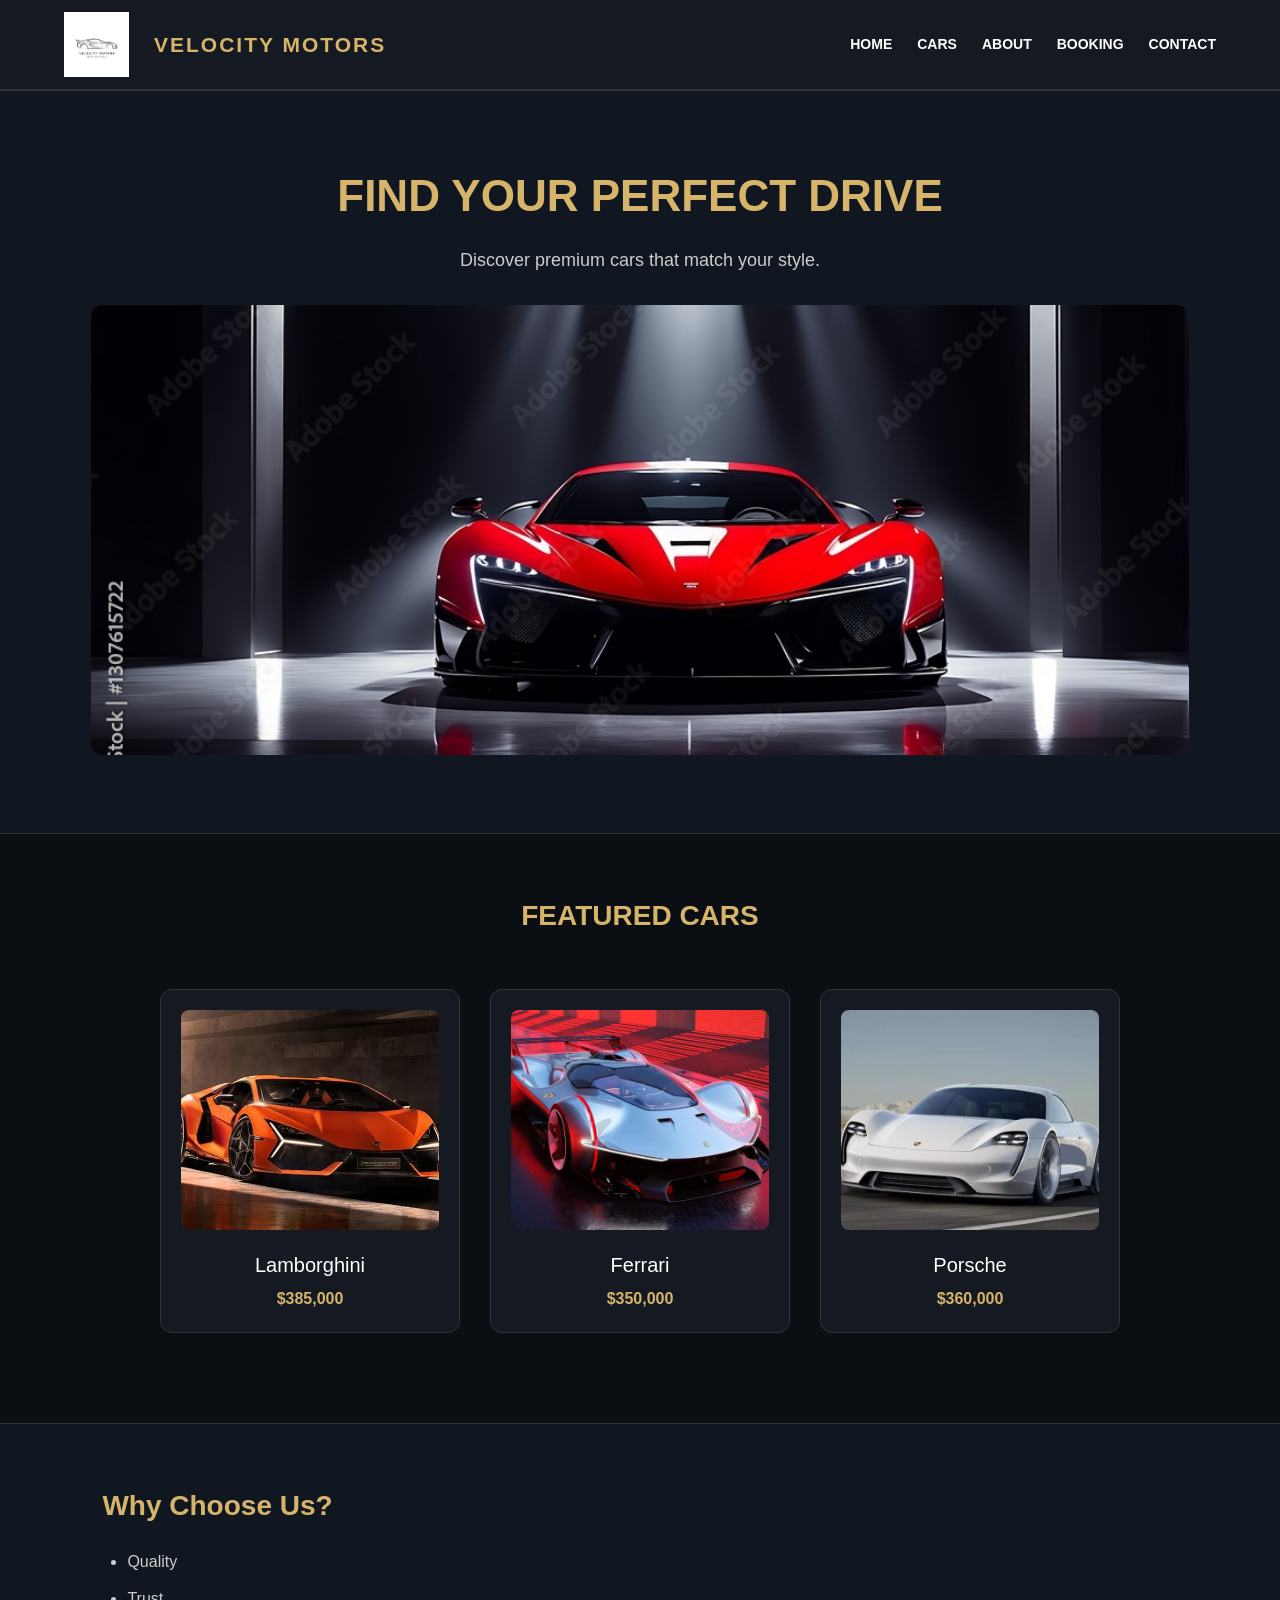
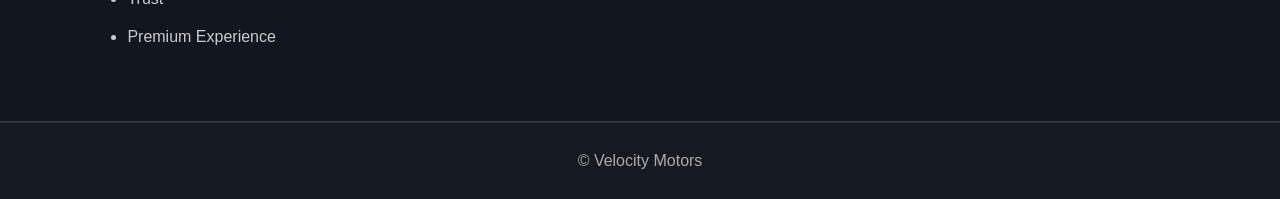
<file: index.html>
<!DOCTYPE html>
<html lang="en">
<head>
    <meta charset="UTF-8">
    <meta name="viewport" content="width=device-width, initial-scale=1.0">
    <title>Velocity Motors</title>
    <link rel="stylesheet" href="./css/style.css">
</head>
<body>
    <header class="site-header" id="top">
        <nav class="navbar">
            <div class="nav-container">
                <img class="logo" src="./images/logo.webp" alt="Velocity Motors" width="200px" height="200px">
                <h2 class="brand-name">VELOCITY MOTORS</h2>
                <a class="nav-link" href="./index.html">HOME</a>
                <a class="nav-link" href="./cars.html">CARS</a>
                <a class="nav-link" href="./about.html">ABOUT</a>
                <a class="nav-link" href="./booking.html">BOOKING</a>
                <a class="nav-link" href="./contact.html">CONTACT</a>
            </div>
        </nav>
    </header>

    <hr>
    
    <main id="main-content">

        <section class="hero" id="home-hero">
            <h1 class="hero-title">FIND YOUR PERFECT DRIVE</h1>
            <p class="hero-description">Discover premium cars that match your style.</p>
            <img class="hero-image" src="./images/showroom_img.webp" alt="Premium luxury car showroom interior featuring sports cars">
        </section>

        <hr>

        <section class="featured-cars" id="featured-cars">
            
            <h2 class="section-title">FEATURED CARS</h2>

            <div class="car-list">
                <figure class="car-card" id="lamborghini">
                    <img class="car-image" src="./images/lamborghini.webp" alt="Lamborghini"> 
                    <figcaption class="car-caption">
                        <p class="car-name">Lamborghini</p>
                        <p class="car-price">$385,000</p>
                    </figcaption>
                </figure>

                <figure class="car-card" id="ferrari">
                    <img class="car-image" src="./images/ferrari.webp" alt="Ferrari"> 
                    <figcaption class="car-caption">
                        <p class="car-name">Ferrari</p>
                        <p class="car-price">$350,000</p>
                    </figcaption>
                </figure>

                <figure class="car-card" id="porsche">
                    <img class="car-image" src="./images/porsche.webp" alt="Porsche"> 
                    <figcaption class="car-caption">
                        <p class="car-name">Porsche</p>
                        <p class="car-price">$360,000</p>
                    </figcaption>
                </figure>
            </div>

        </section>

        <hr>

        <section class="why-choose-us" id="why-choose-us">
            <h2 class="section-title">Why Choose Us?</h2>
            
            <ul class="benefit-list">
                <li>Quality</li>
                <li>Trust</li>
                <li>Premium Experience</li>
            </ul>

        </section>

    </main>
    
    <hr>

    <footer class="site-footer" id="footer">
        &copy; Velocity Motors
    </footer>

</body>
</html>
</file>
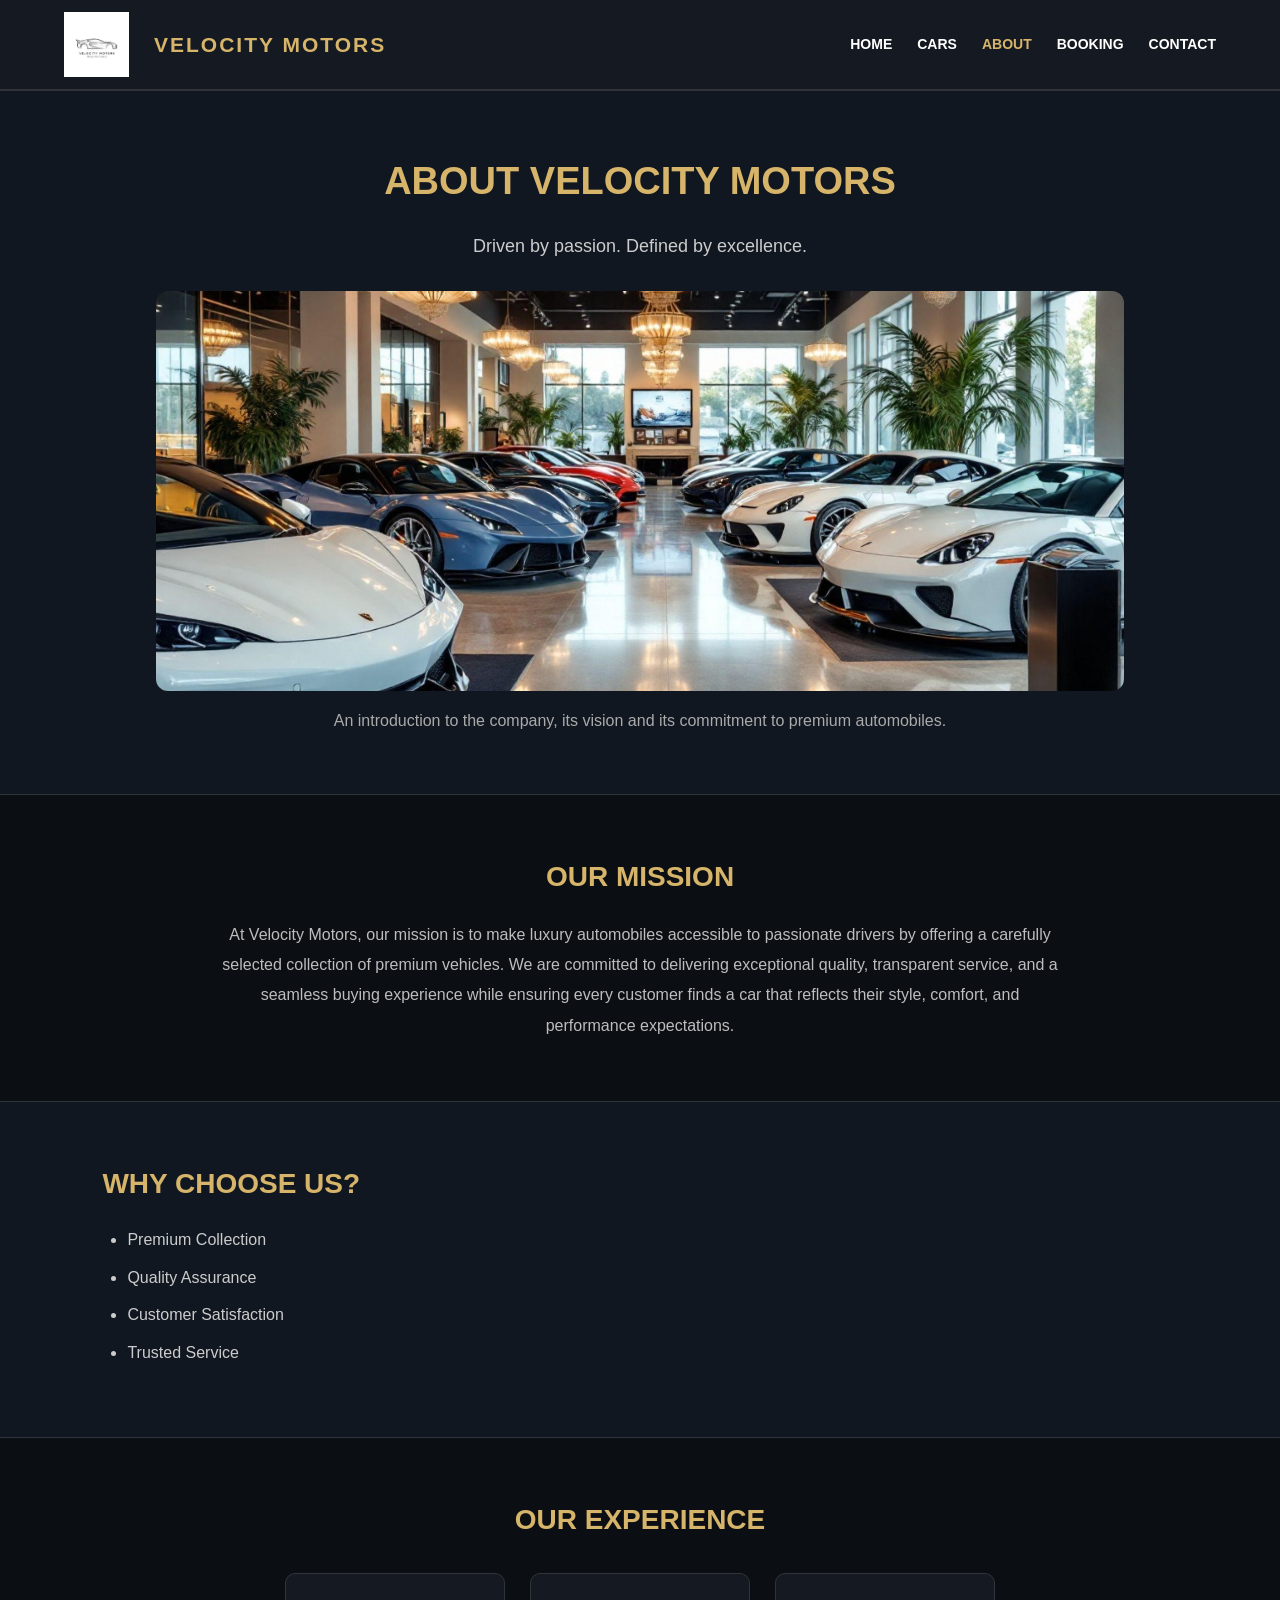
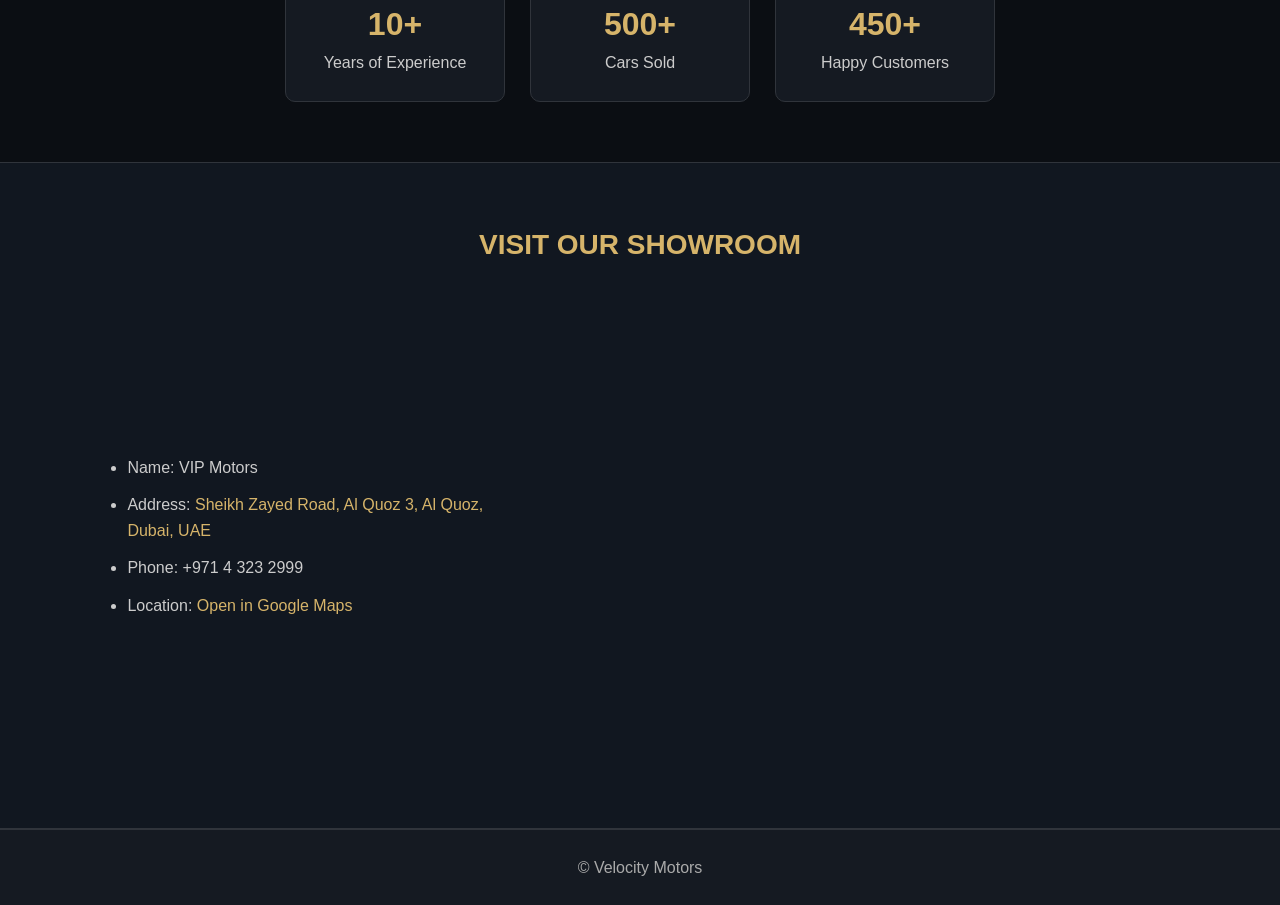
<file: about.html>
<!DOCTYPE html>
<html lang="en">
<head>
    <meta charset="UTF-8">
    <meta name="viewport" content="width=device-width, initial-scale=1.0">
    <title>About | Velocity Motors</title>
    <link rel="stylesheet" href="./css/style.css">
</head>
<body>

    <header class="site-header" id="top">
        <nav class="navbar">
            <div class="nav-container">
                <img class="logo" src="./images/logo.webp" alt="Velocity Motors" width="200" height="200">
                <h2 class="brand-name">VELOCITY MOTORS</h2>

                <a class="nav-link" href="./index.html">HOME</a>
                <a class="nav-link" href="./cars.html">CARS</a>
                <a class="nav-link active" href="./about.html">ABOUT</a>
                <a class="nav-link" href="./booking.html">BOOKING</a>
                <a class="nav-link" href="./contact.html">CONTACT</a>
            </div>
        </nav>
    </header>

    <hr>

    <main id="main-content">

        <section class="about-hero" id="about-intro">
            <h1 class="page-title">ABOUT VELOCITY MOTORS</h1>
            <p class="hero-description">Driven by passion. Defined by excellence.</p>
            <figure class="about-figure">
                <img class="about-image" src="./images/showroom2.webp" alt="Luxury automobile showroom">
                <figcaption class="image-caption">An introduction to the company, its vision and its commitment to premium automobiles.</figcaption>
            </figure>
        </section>

        <hr>

        <section class="mission-section" id="our-mission">
            <h2 class="section-title">OUR MISSION</h2>
            <p class="section-description">At Velocity Motors, our mission is to make luxury automobiles accessible to passionate drivers by offering a carefully selected collection of premium vehicles. We are committed to delivering exceptional quality, transparent service, and a seamless buying experience while ensuring every customer finds a car that reflects their style, comfort, and performance expectations.</p>
        </section>

        <hr>

        <section class="about-benefits" id="why-choose-us">
            <h2 class="section-title">WHY CHOOSE US?</h2>
            <ul class="benefit-list">
                <li>Premium Collection</li>
                <li>Quality Assurance</li>
                <li>Customer Satisfaction</li>
                <li>Trusted Service</li>
            </ul>
        </section>

        <hr>

        <section class="experience-section" id="our-experience">
            <h2 class="section-title">OUR EXPERIENCE</h2>

            <div class="experience-stats">
                <div class="stat-card">
                    <p class="stat-number">10+</p>
                    <p class="stat-label">Years of Experience</p>
                </div>

                <div class="stat-card">
                    <p class="stat-number">500+</p>
                    <p class="stat-label">Cars Sold</p>
                </div>

                <div class="stat-card">
                    <p class="stat-number">450+</p>
                    <p class="stat-label">Happy Customers</p>
                </div>
            </div>
        </section>

        <hr>

        <section class="showroom-section" id="visit-showroom">
            <h2 class="section-title">VISIT OUR SHOWROOM</h2>

            <ul class="showroom-details">
                <li>Name: VIP Motors</li>
                <li>Address:
                    <a class="location-link" href="https://www.google.com/maps/search/?api=1&query=VIP+Motors+Sheikh+Zayed+Road+Dubai"
                       target="_blank" rel="noopener noreferrer">
                        Sheikh Zayed Road, Al Quoz 3, Al Quoz, Dubai, UAE
                    </a>
                </li>
                <li>Phone: +971 4 323 2999</li>
                <li>
                    Location:
                    <a class="location-link" href="https://www.google.com/maps/search/?api=1&query=VIP+Motors+Sheikh+Zayed+Road+Dubai"
                       target="_blank" rel="noopener noreferrer">
                        Open in Google Maps
                    </a>
                </li>
            </ul>

            <iframe
                class="showroom-map"
                src="https://www.google.com/maps?q=VIP+Motors+Sheikh+Zayed+Road+Dubai&output=embed"
                width="600"
                height="450"
                style="border:0;"
                allowfullscreen
                loading="lazy">
            </iframe>

        </section>

    </main>

    <hr>

    <footer class="site-footer" id="footer">
        &copy; Velocity Motors
    </footer>

</body>
</html>
</file>
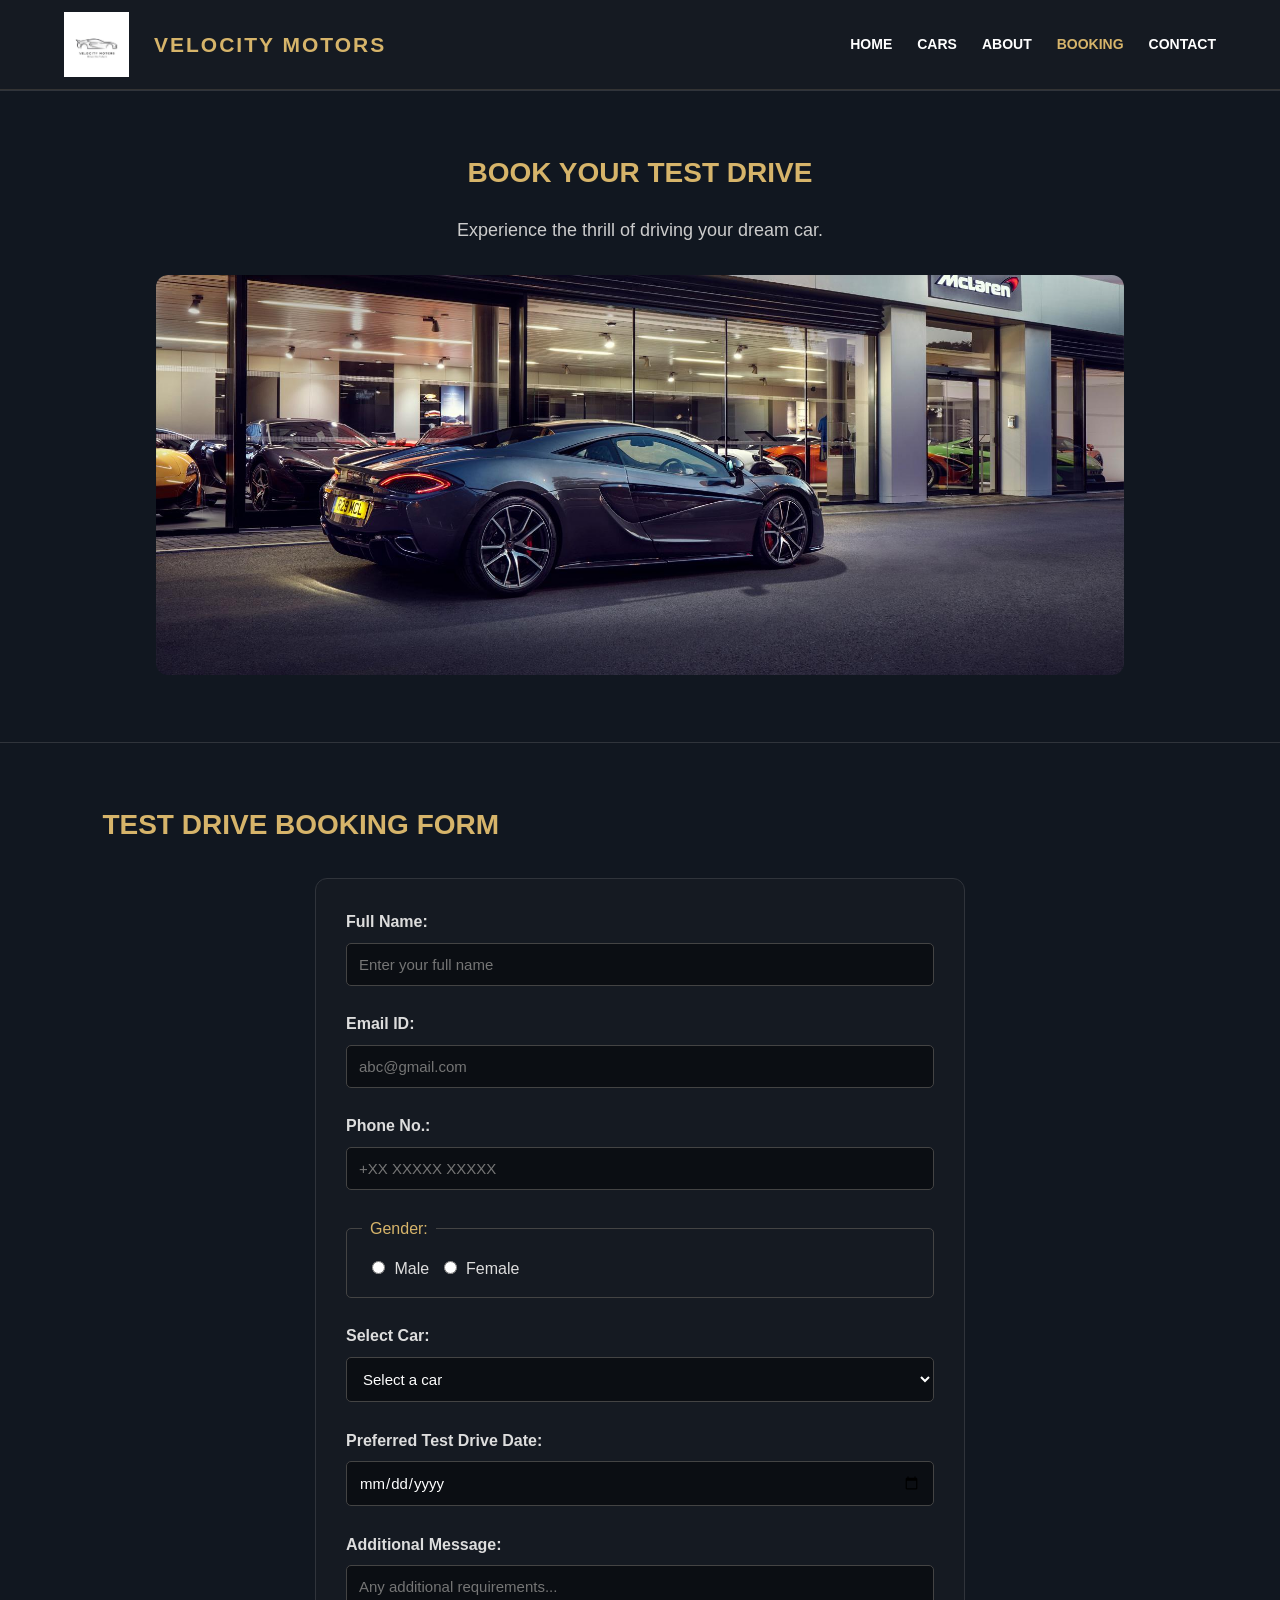
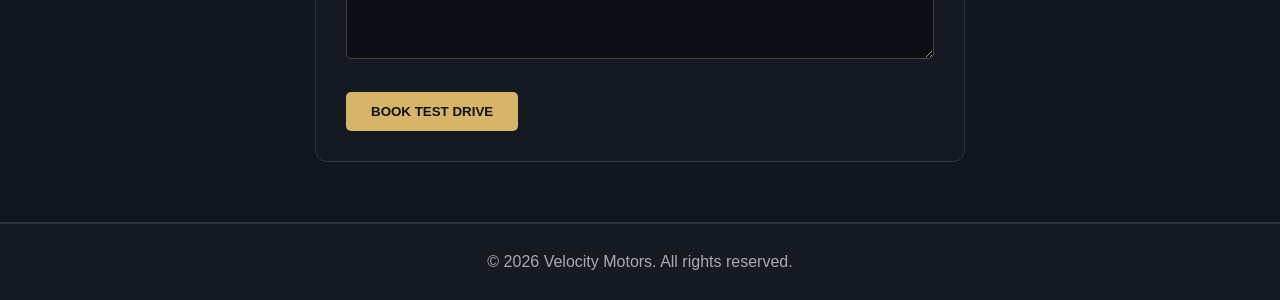
<file: booking.html>
<!DOCTYPE html>
<html lang="en">
<head>
    <meta charset="UTF-8">
    <meta name="viewport" content="width=device-width, initial-scale=1.0">
    <title>Booking | Velocity Motors</title>
    <link rel="stylesheet" href="./css/style.css">
</head>
<body>

    <header class="site-header" id="top">
        <nav class="navbar">
            <div class="nav-container">
                <img class="logo" src="./images/logo.webp" alt="Velocity Motors" width="200" height="200">
                <h2 class="brand-name">VELOCITY MOTORS</h2>

                <a class="nav-link" href="./index.html">HOME</a>
                <a class="nav-link" href="./cars.html">CARS</a>
                <a class="nav-link" href="./about.html">ABOUT</a>
                <a class="nav-link active" href="./booking.html">BOOKING</a>
                <a class="nav-link" href="./contact.html">CONTACT</a>
            </div>
        </nav>
    </header>

    <hr>

    <main id="main-content">

        <section class="booking-hero" id="booking-intro">
            <h2 class="section-title">BOOK YOUR TEST DRIVE</h2>
            <p class="hero-description">Experience the thrill of driving your dream car.</p>

            <figure class="booking-figure">
                <img class="booking-image" src="./images/test_drive.webp" alt="A car ready for a test drive">
            </figure>
        </section>

        <hr>

        <section class="booking-form-section" id="test-drive-form">
            <h2 class="section-title">TEST DRIVE BOOKING FORM</h2>

            <form class="booking-form" action="./php/booking.php" method="POST">

                <label class="form-label" for="name">Full Name:</label>
                <input
                    class="form-input"
                    type="text"
                    id="name"
                    name="fullname"
                    placeholder="Enter your full name"
                    required
                >

                <br><br>

                <label class="form-label" for="email">Email ID:</label>
                <input
                    class="form-input"
                    type="email"
                    id="email"
                    name="emailid"
                    placeholder="abc@gmail.com"
                    required
                >

                <br><br>

                <label class="form-label" for="phone">Phone No.:</label>
                <input
                    class="form-input"
                    type="tel"
                    id="phone"
                    name="phone"
                    placeholder="+XX XXXXX XXXXX"
                    required
                >

                <br><br>

                <fieldset class="gender-fieldset">
                    <legend>Gender:</legend>

                    <input type="radio" id="male" name="gender" value="male" required>
                    <label for="male">Male</label>

                    <input type="radio" id="female" name="gender" value="female">
                    <label for="female">Female</label>
                </fieldset>

                <br>

                <label class="form-label" for="car">Select Car:</label>
                <select class="form-select" id="car" name="car" required>
                    <option value="">Select a car</option>
                    <option value="Lamborghini">Lamborghini</option>
                    <option value="Ferrari">Ferrari</option>
                    <option value="Porsche">Porsche</option>
                    <option value="Range Rover Sport">Range Rover Sport</option>
                </select>

                <br><br>

                <label class="form-label" for="date">Preferred Test Drive Date:</label>
                <input class="form-input" type="date" id="date" name="date" required>

                <br><br>

                <label class="form-label" for="message">Additional Message:</label>
                <br>
                <textarea
                    class="form-textarea"
                    id="message"
                    name="message"
                    rows="4"
                    cols="40"
                    placeholder="Any additional requirements..."
                ></textarea>

                <br><br>

                <button class="submit-button" type="submit">BOOK TEST DRIVE</button>

            </form>
        </section>

    </main>

    <hr>

    <footer class="site-footer" id="footer">
        <p>&copy; 2026 Velocity Motors. All rights reserved.</p>
    </footer>

</body>
</html>
</file>
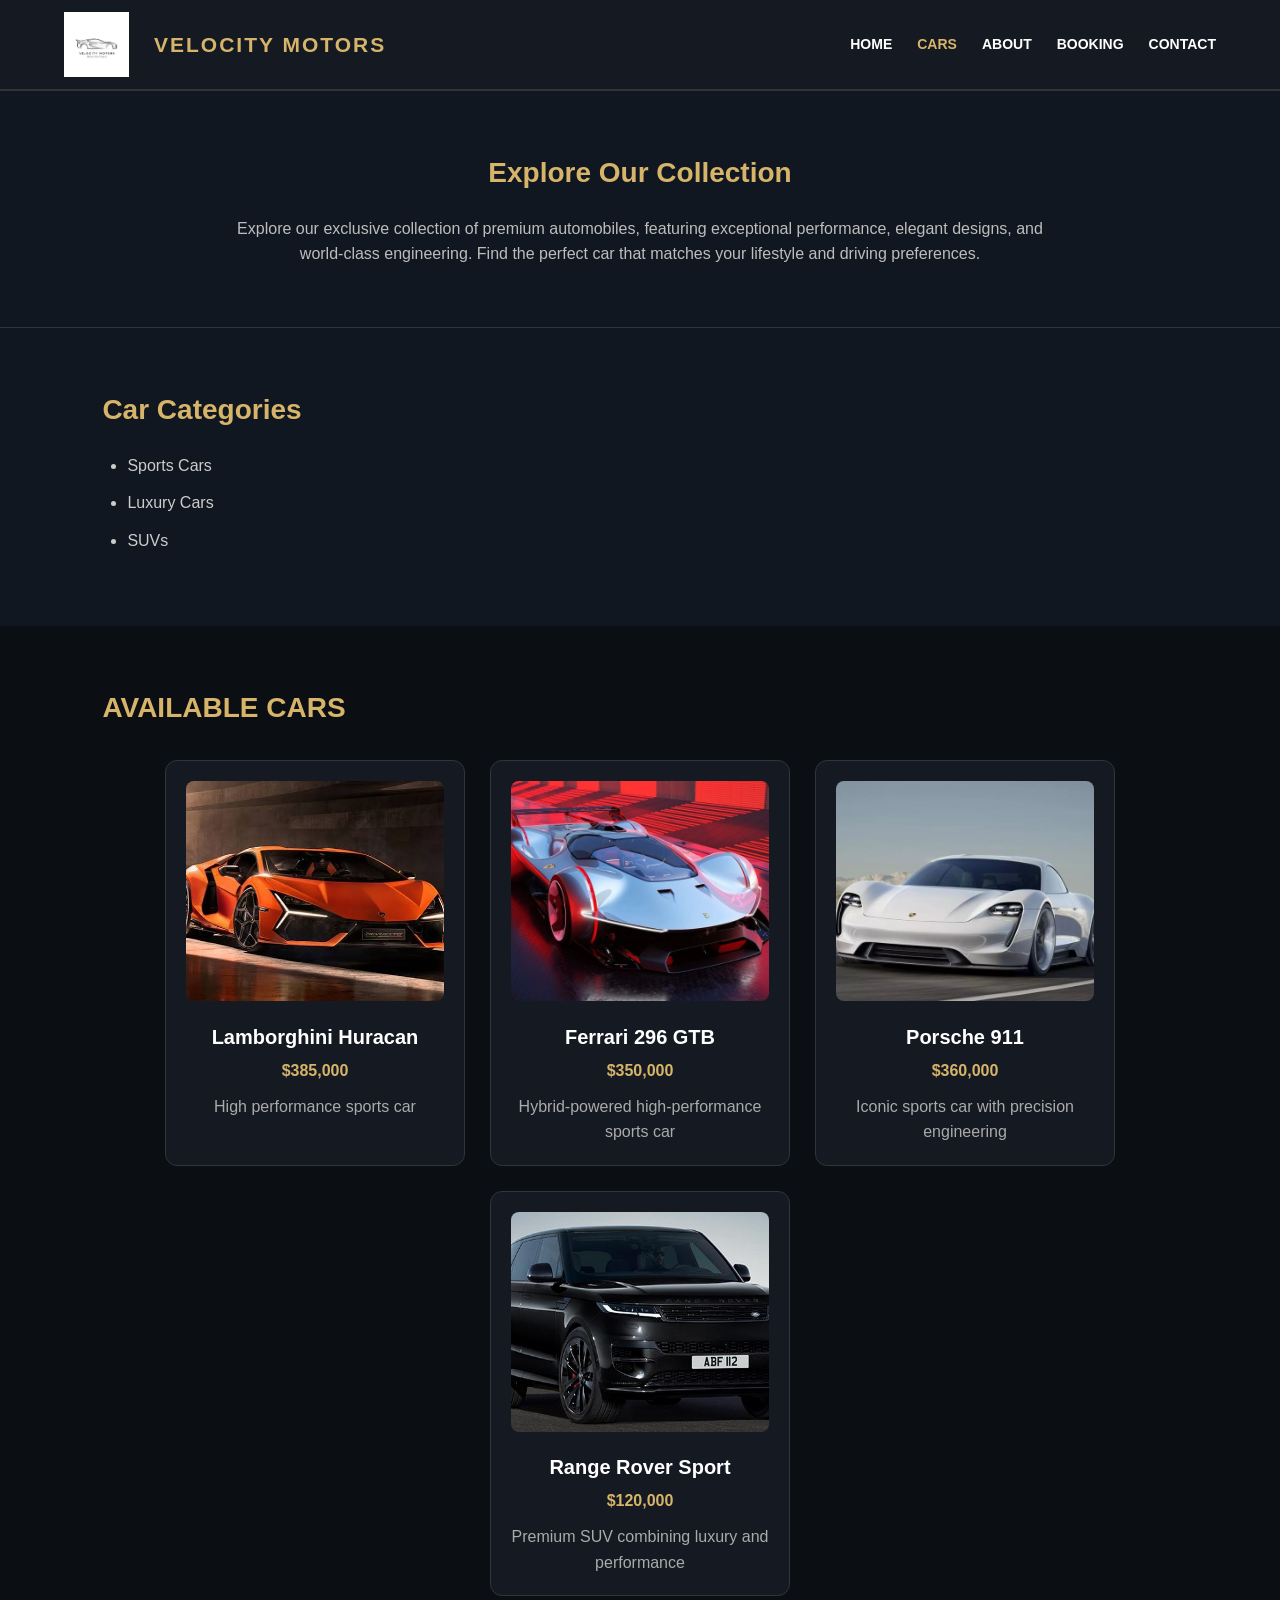
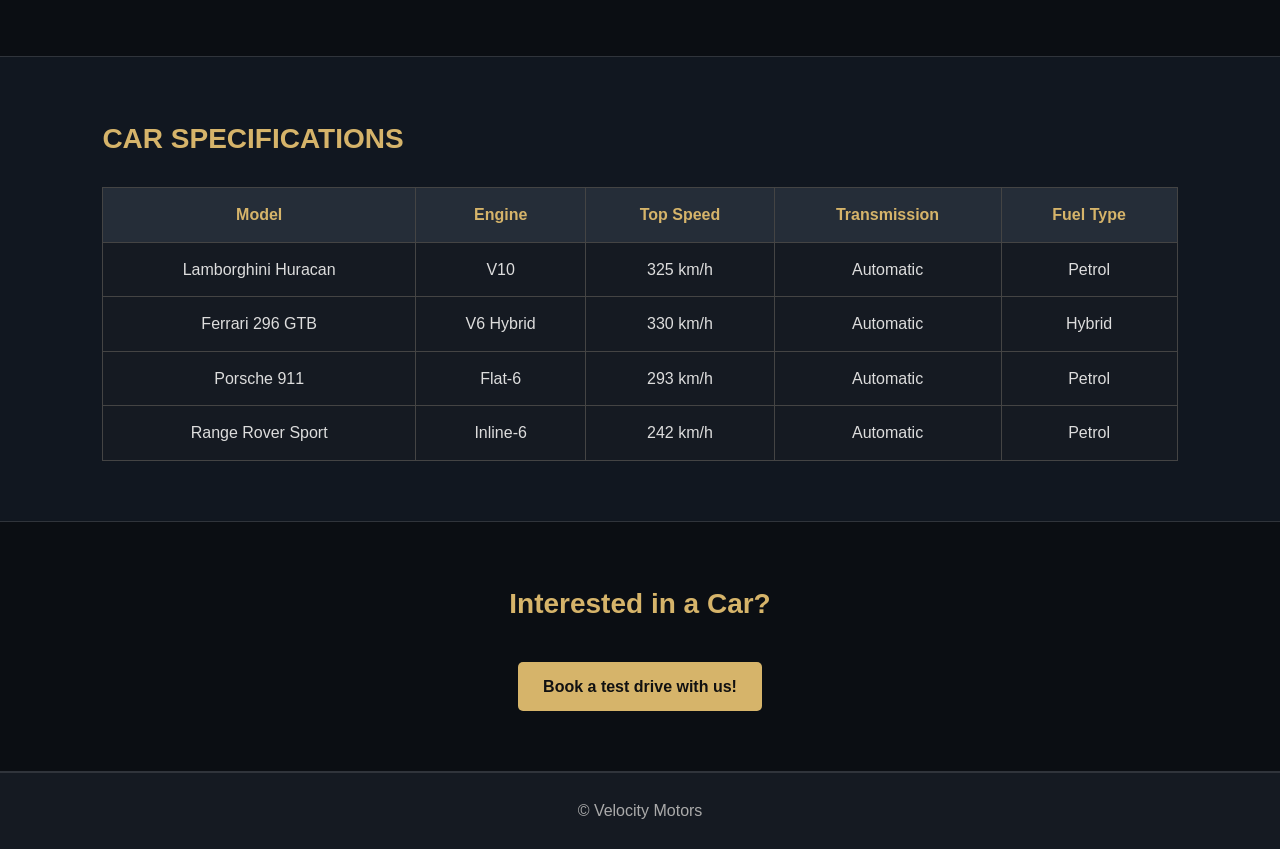
<file: cars.html>
<!DOCTYPE html>
<html lang="en">
<head>
    <meta charset="UTF-8">
    <meta name="viewport" content="width=device-width, initial-scale=1.0">
    <title>Cars | Velocity Motors</title>
    <link rel="stylesheet" href="./css/style.css">
</head>
<body>

    <header class="site-header" id="top">
        <nav class="navbar">
            <div class="nav-container">
                <img class="logo" src="./images/logo.webp" alt="Velocity Motors" width="200" height="200">
                <h2 class="brand-name">VELOCITY MOTORS</h2>

                <a class="nav-link" href="./index.html">HOME</a>
                <a class="nav-link active" href="./cars.html">CARS</a>
                <a class="nav-link" href="./about.html">ABOUT</a>
                <a class="nav-link" href="./booking.html">BOOKING</a>
                <a class="nav-link" href="./contact.html">CONTACT</a>
            </div>
        </nav>
    </header>

    <hr>

    <main id="main-content">

        <section class="page-intro" id="collection-intro">
            <h2 class="section-title">Explore Our Collection</h2>
            <p class="section-description">
                Explore our exclusive collection of premium automobiles, featuring exceptional performance, elegant designs, and world-class engineering. Find the perfect car that matches your lifestyle and driving preferences.
            </p>
        </section>

        <hr>

        <section class="car-categories" id="car-categories">
            <h2 class="section-title">Car Categories</h2>
            <ul class="category-list">
                <li>Sports Cars</li>
                <li>Luxury Cars</li>
                <li>SUVs</li>
            </ul>
        </section>

        <section class="available-cars" id="available-cars">
            <h2 class="section-title">AVAILABLE CARS</h2>

            <div class="inventory-list">
                <article class="inventory-card" id="lamborghini-huracan">
                    <img class="car-image" src="./images/lamborghini.webp" alt="Lamborghini">
                    <h3 class="car-name">Lamborghini Huracan</h3>
                    <p class="car-price">$385,000</p>
                    <p class="car-description">High performance sports car</p>
                </article>

                <article class="inventory-card" id="ferrari-296">
                    <img class="car-image" src="./images/ferrari.webp" alt="Ferrari">
                    <h3 class="car-name">Ferrari 296 GTB</h3>
                    <p class="car-price">$350,000</p>
                    <p class="car-description">Hybrid-powered high-performance sports car</p>
                </article>

                <article class="inventory-card" id="porsche-911">
                    <img class="car-image" src="./images/porsche.webp" alt="Porsche">
                    <h3 class="car-name">Porsche 911</h3>
                    <p class="car-price">$360,000</p>
                    <p class="car-description">Iconic sports car with precision engineering</p>
                </article>

                <article class="inventory-card" id="range-rover-sport">
                    <img class="car-image" src="./images/range_rover.webp" alt="Range Rover">
                    <h3 class="car-name">Range Rover Sport</h3>
                    <p class="car-price">$120,000</p>
                    <p class="car-description">Premium SUV combining luxury and performance</p>
                </article>
            </div>
        </section>

        <hr>

        <section class="specifications-section" id="car-specifications">
            <h2 class="section-title">CAR SPECIFICATIONS</h2>

            <div class="table-container">
                <table class="specifications-table" border="1">
                    <thead>
                        <tr>
                            <th>Model</th>
                            <th>Engine</th>
                            <th>Top Speed</th>
                            <th>Transmission</th>
                            <th>Fuel Type</th>
                        </tr>
                    </thead>

                    <tbody>
                        <tr>
                            <td>Lamborghini Huracan</td>
                            <td>V10</td>
                            <td>325 km/h</td>
                            <td>Automatic</td>
                            <td>Petrol</td>
                        </tr>

                        <tr>
                            <td>Ferrari 296 GTB</td>
                            <td>V6 Hybrid</td>
                            <td>330 km/h</td>
                            <td>Automatic</td>
                            <td>Hybrid</td>
                        </tr>

                        <tr>
                            <td>Porsche 911</td>
                            <td>Flat-6</td>
                            <td>293 km/h</td>
                            <td>Automatic</td>
                            <td>Petrol</td>
                        </tr>

                        <tr>
                            <td>Range Rover Sport</td>
                            <td>Inline-6</td>
                            <td>242 km/h</td>
                            <td>Automatic</td>
                            <td>Petrol</td>
                        </tr>
                    </tbody>
                </table>
            </div>
        </section>

        <hr>

        <section class="booking-cta" id="booking-cta">
            <h2 class="section-title">
                Interested in a Car?
            </h2>
            <p>
                <a class="cta-link" href="./booking.html">Book a test drive with us!</a>
            </p>
        </section>

    </main>

    <hr>

    <footer class="site-footer" id="footer">
        &copy; Velocity Motors
    </footer>

</body>
</html>
</file>
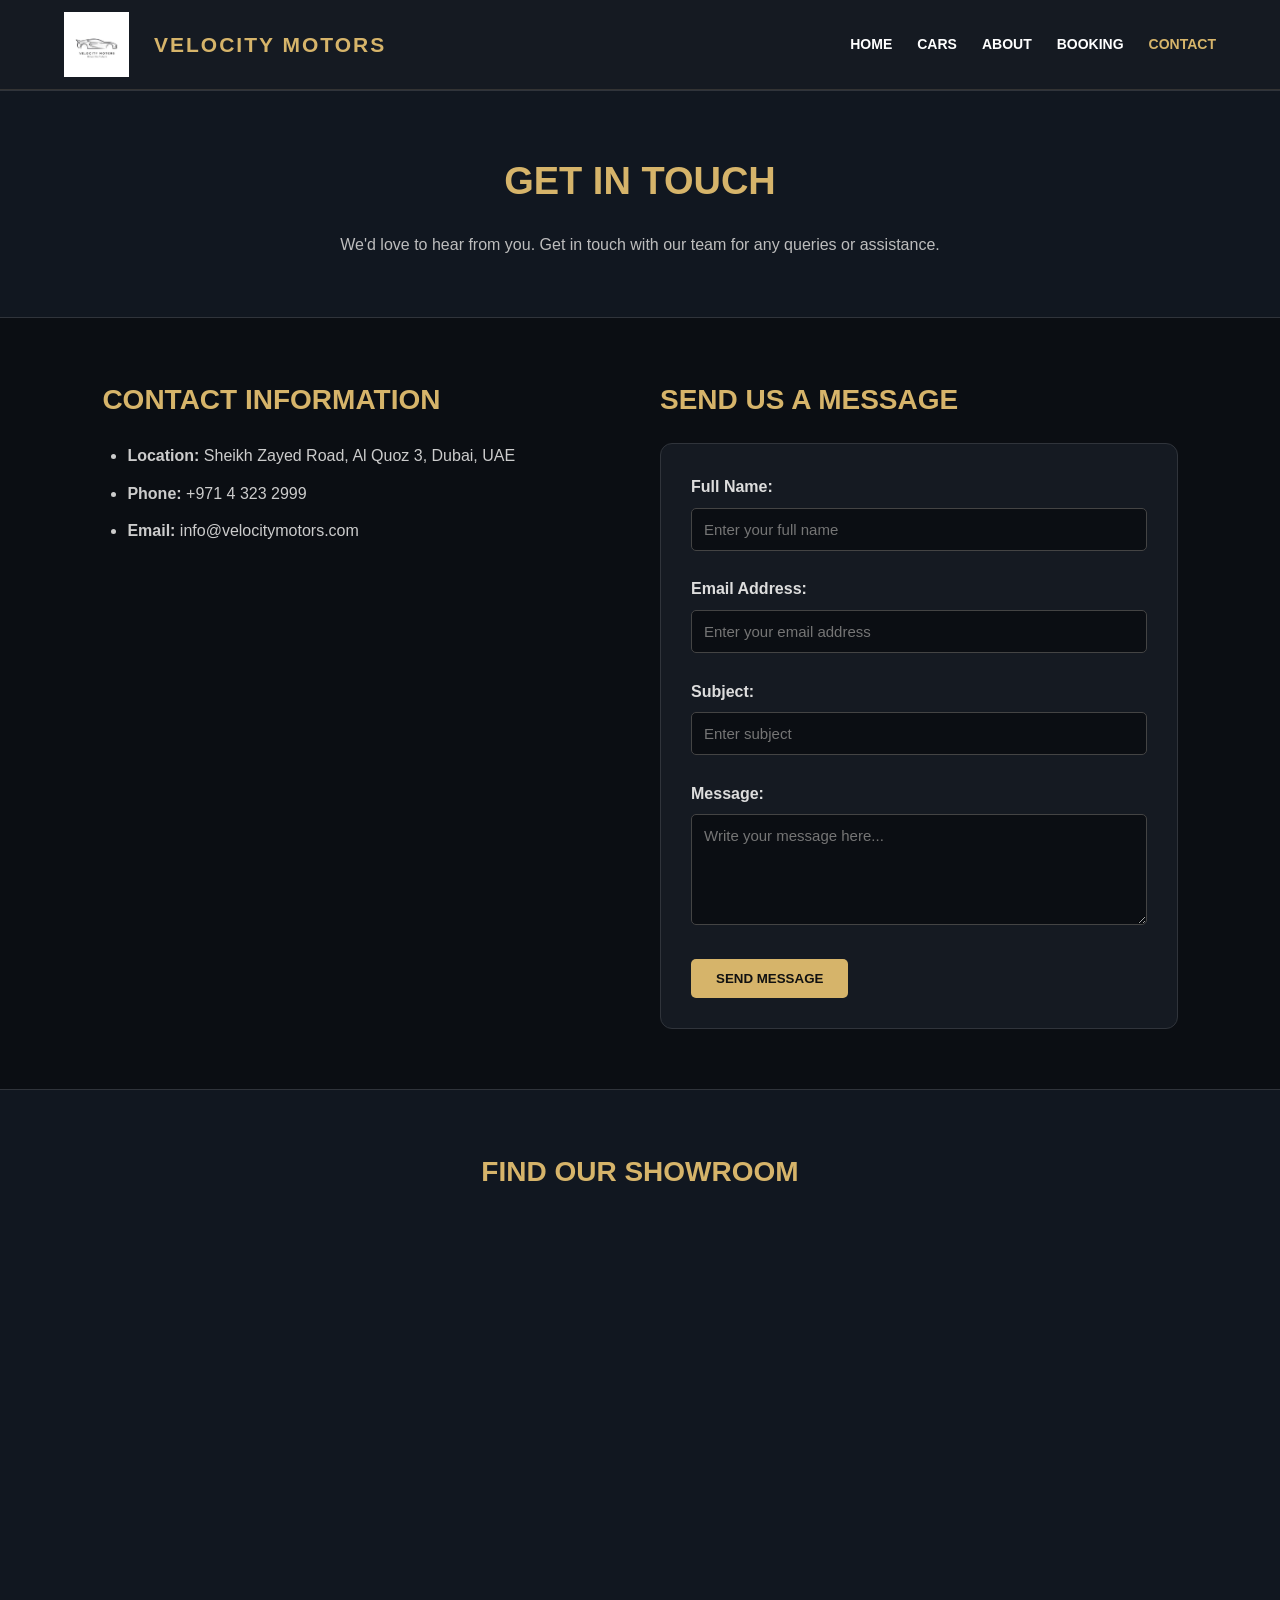
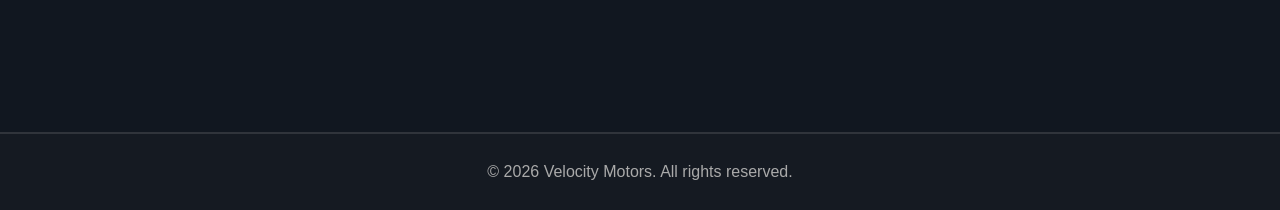
<file: contact.html>
<!DOCTYPE html>
<html lang="en">
<head>
    <meta charset="UTF-8">
    <meta name="viewport" content="width=device-width, initial-scale=1.0">
    <title>Contact | Velocity Motors</title>
    <link rel="stylesheet" href="./css/style.css">
</head>
<body>

    <header class="site-header" id="top">
        <nav class="navbar">
            <div class="nav-container">
                <img class="logo" src="./images/logo.webp" alt="Velocity Motors" width="200" height="200">
                <h2 class="brand-name">VELOCITY MOTORS</h2>

                <a class="nav-link" href="./index.html">HOME</a>
                <a class="nav-link" href="./cars.html">CARS</a>
                <a class="nav-link" href="./about.html">ABOUT</a>
                <a class="nav-link" href="./booking.html">BOOKING</a>
                <a class="nav-link active" href="./contact.html">CONTACT</a>
            </div>
        </nav>
    </header>

    <hr>

    <main id="main-content">

        <section class="contact-hero" id="contact-intro">
            <h1 class="page-title">GET IN TOUCH</h1>
            <p class="section-description">We'd love to hear from you. Get in touch with our team for any queries or assistance.</p>
        </section>

        <hr>

        <section class="contact-content" id="contact-details">

            <div class="contact-info">
                <h2 class="section-title">CONTACT INFORMATION</h2>

                <ul class="contact-list">
                    <li>
                        <strong>Location:</strong>
                        Sheikh Zayed Road, Al Quoz 3, Dubai, UAE
                    </li>

                    <li>
                        <strong>Phone:</strong>
                        +971 4 323 2999
                    </li>

                    <li>
                        <strong>Email:</strong>
                        info@velocitymotors.com
                    </li>
                </ul>
            </div>

            <div class="contact-form-container">
                <h2 class="section-title">SEND US A MESSAGE</h2>

                <form class="contact-form" action="./php/contact.php" method="POST">

                    <label class="form-label" for="name">Full Name:</label>
                    <input class="form-input" type="text" id="name" name="fullname" placeholder="Enter your full name" required>

                    <br><br>

                    <label class="form-label" for="email">Email Address:</label>
                    <input class="form-input" type="email" id="email" name="email" placeholder="Enter your email address" required>

                    <br><br>

                    <label class="form-label" for="subject">Subject:</label>
                    <input class="form-input" type="text" id="subject" name="subject" placeholder="Enter subject" required>

                    <br><br>

                    <label class="form-label" for="message">Message:</label>
                    <br>
                    <textarea class="form-textarea" id="message" name="message" rows="5" cols="40" placeholder="Write your message here..." required></textarea>

                    <br><br>

                    <button class="submit-button" type="submit">SEND MESSAGE</button>

                </form>

            </div>

        </section>

        <hr>

        <section class="showroom-map-section" id="find-showroom">
            <h2 class="section-title">FIND OUR SHOWROOM</h2>

            <iframe
                class="showroom-map"
                src="https://www.google.com/maps?q=VIP+Motors+Sheikh+Zayed+Road+Dubai&output=embed"
                width="600"
                height="400"
                style="border:0;"
                allowfullscreen=""
                loading="lazy"
                title="Velocity Motors Showroom Location">
            </iframe>
        </section>

    </main>

    <hr>

    <footer class="site-footer" id="footer">
        <p>&copy; 2026 Velocity Motors. All rights reserved.</p>
    </footer>

</body>
</html>
</file>
<file: css/style.css>
* {
    margin: 0;
    padding: 0;
    box-sizing: border-box;
}

html {
    scroll-behavior: smooth;
}

body {
    background-color: #0b0e13;
    color: #ffffff;
    font-family: Arial, sans-serif;
    line-height: 1.6;
}

hr {
    border: none;
    height: 1px;
    background-color: #30343b;
}

.site-header {
    background-color: #151a22;
    padding: 12px 5%;
    border-bottom: 1px solid #333;
    position: sticky;
    top: 0;
    z-index: 100;
}

.nav-container {
    display: flex;
    align-items: center;
    justify-content: space-between;
    gap: 25px;
    max-width: 1400px;
    margin: auto;
}

.logo {
    width: 65px;
    height: 65px;
    object-fit: contain;
}

.brand-name {
    color: #d6b46a;
    font-size: 21px;
    letter-spacing: 2px;
    margin-right: auto;
}

.nav-link {
    text-decoration: none;
    color: #ffffff;
    font-size: 14px;
    font-weight: bold;
    transition: color 0.3s ease;
}

.nav-link:hover,
.nav-link.active {
    color: #d6b46a;
}

main > section {
    padding: 60px 8%;
}

.section-title,
.page-title {
    color: #d6b46a;
    margin-bottom: 20px;
}

.section-title {
    font-size: 28px;
}

.page-title {
    font-size: 38px;
}

.section-description {
    color: #bdbdbd;
    max-width: 850px;
    margin: auto;
}

.hero {
    text-align: center;
    padding: 70px 30px;
    background-color: #111720;
}

.hero-title {
    font-size: 44px;
    color: #d6b46a;
    margin-bottom: 15px;
}

.hero-description {
    color: #cccccc;
    font-size: 18px;
}

.hero-image {
    width: 90%;
    max-width: 1200px;
    height: 450px;
    object-fit: cover;
    margin-top: 30px;
    border-radius: 12px;
}

.featured-cars {
    text-align: center;
}

.car-list {
    display: flex;
    justify-content: center;
    gap: 30px;
    flex-wrap: wrap;
    padding: 30px 0;
}

.car-card,
.inventory-card {
    background-color: #151a22;
    border: 1px solid #30343b;
    border-radius: 12px;
    padding: 20px;
    width: 300px;
    text-align: center;
    transition: transform 0.3s ease, border-color 0.3s ease;
}

.car-card:hover,
.inventory-card:hover {
    transform: translateY(-8px);
    border-color: #d6b46a;
}

.car-image {
    width: 100%;
    height: 220px;
    object-fit: cover;
    border-radius: 8px;
}

.car-name {
    color: #ffffff;
    font-size: 20px;
    margin-top: 12px;
}

.car-price {
    color: #d6b46a;
    font-weight: bold;
    margin-top: 5px;
}

.car-caption {
    margin-top: 10px;
}

.why-choose-us {
    background-color: #111720;
}

.benefit-list,
.category-list,
.showroom-details,
.contact-list {
    padding-left: 25px;
    margin-top: 20px;
}

.benefit-list li,
.category-list li,
.showroom-details li,
.contact-list li {
    margin-bottom: 12px;
    color: #cccccc;
}

.page-intro,
.contact-hero,
.about-hero,
.booking-hero {
    text-align: center;
    background-color: #111720;
}

.about-figure,
.booking-figure {
    margin-top: 30px;
}

.about-image,
.booking-image {
    width: 90%;
    max-width: 1100px;
    height: 400px;
    object-fit: cover;
    border-radius: 12px;
}

.image-caption {
    color: #aaaaaa;
    margin-top: 10px;
}

.car-categories {
    background-color: #111720;
}

.inventory-list {
    display: flex;
    justify-content: center;
    flex-wrap: wrap;
    gap: 25px;
    margin-top: 30px;
}

.car-description {
    color: #aaaaaa;
    margin-top: 10px;
}

.specifications-section {
    background-color: #111720;
}

.table-container {
    width: 100%;
    overflow-x: auto;
    margin-top: 25px;
}

.specifications-table {
    width: 100%;
    border-collapse: collapse;
    text-align: center;
    background-color: #151a22;
}

.specifications-table th,
.specifications-table td {
    border: 1px solid #444444;
    padding: 14px;
}

.specifications-table th {
    background-color: #252d38;
    color: #d6b46a;
}

.specifications-table td {
    color: #dddddd;
}

.specifications-table tr:hover {
    background-color: #202833;
}

.booking-cta {
    text-align: center;
}

.cta-link {
    display: inline-block;
    margin-top: 15px;
    padding: 12px 25px;
    background-color: #d6b46a;
    color: #111111;
    text-decoration: none;
    font-weight: bold;
    border-radius: 5px;
    transition: background-color 0.3s ease;
}

.cta-link:hover,
.submit-button:hover {
    background-color: #b8954d;
}

.mission-section {
    text-align: center;
}

.mission-section .section-description {
    line-height: 1.9;
}

.about-benefits {
    background-color: #111720;
}

.experience-section {
    text-align: center;
}

.experience-stats {
    display: flex;
    justify-content: center;
    flex-wrap: wrap;
    gap: 25px;
    margin-top: 30px;
}

.stat-card {
    background-color: #151a22;
    border: 1px solid #30343b;
    border-radius: 10px;
    padding: 25px;
    width: 220px;
}

.stat-number {
    color: #d6b46a;
    font-size: 32px;
    font-weight: bold;
}

.stat-label {
    color: #cccccc;
}

.showroom-section,
.showroom-map-section {
    text-align: center;
    background-color: #111720;
}

.showroom-details {
    display: inline-block;
    text-align: left;
    margin-bottom: 25px;
}

.location-link {
    color: #d6b46a;
    text-decoration: none;
}

.location-link:hover {
    text-decoration: underline;
}

.showroom-map {
    width: 100%;
    max-width: 800px;
    border-radius: 10px;
    border: none;
}

.booking-form-section {
    background-color: #111720;
}

.booking-form,
.contact-form {
    max-width: 650px;
    margin: 30px auto 0;
    padding: 30px;
    background-color: #151a22;
    border: 1px solid #30343b;
    border-radius: 12px;
}

.form-label {
    display: inline-block;
    color: #dddddd;
    margin-bottom: 8px;
    font-weight: bold;
}

.form-input,
.form-select,
.form-textarea {
    width: 100%;
    padding: 12px;
    background-color: #0b0e13;
    color: #ffffff;
    border: 1px solid #444444;
    border-radius: 5px;
    font-size: 15px;
    font-family: Arial, sans-serif;
}

.form-input:focus,
.form-select:focus,
.form-textarea:focus {
    outline: none;
    border-color: #d6b46a;
}

.form-textarea {
    resize: vertical;
}

.gender-fieldset {
    border: 1px solid #444444;
    border-radius: 5px;
    padding: 15px;
    color: #dddddd;
}

.gender-fieldset legend {
    color: #d6b46a;
    padding: 0 8px;
}

.gender-fieldset input {
    margin: 0 5px 0 10px;
    accent-color: #d6b46a;
}

.submit-button {
    padding: 12px 25px;
    background-color: #d6b46a;
    color: #111111;
    border: none;
    border-radius: 5px;
    font-weight: bold;
    cursor: pointer;
    transition: background-color 0.3s ease;
}

.contact-content {
    display: flex;
    justify-content: space-between;
    gap: 40px;
    flex-wrap: wrap;
}

.contact-info,
.contact-form-container {
    flex: 1;
    min-width: 280px;
}

.contact-form {
    margin: 20px 0 0;
    max-width: 100%;
}

.site-footer {
    background-color: #151a22;
    color: #aaaaaa;
    text-align: center;
    padding: 25px;
    border-top: 1px solid #30343b;
}

@media screen and (max-width: 900px) {
    .nav-container {
        flex-wrap: wrap;
        justify-content: center;
    }

    .brand-name {
        margin-right: 0;
    }

    .hero-image,
    .about-image,
    .booking-image {
        height: 350px;
    }

    .contact-content {
        flex-direction: column;
    }
}

@media screen and (max-width: 600px) {
    main > section {
        padding: 40px 5%;
    }

    .site-header {
        padding: 12px;
    }

    .nav-container {
        gap: 15px;
    }

    .logo {
        width: 50px;
        height: 50px;
    }

    .brand-name {
        font-size: 16px;
    }

    .nav-link {
        font-size: 12px;
    }

    .hero-title {
        font-size: 30px;
    }

    .page-title {
        font-size: 28px;
    }

    .section-title {
        font-size: 23px;
    }

    .hero-image,
    .about-image,
    .booking-image {
        width: 100%;
        height: 250px;
    }

    .car-card,
    .inventory-card {
        width: 100%;
        max-width: 350px;
    }

    .booking-form,
    .contact-form {
        padding: 20px;
    }

    .stat-card {
        width: 100%;
    }

    .showroom-map {
        height: 300px;
    }
}


.showroom-section {
    display: grid;
    grid-template-columns: 1fr 1.5fr;
    gap: 30px;
    align-items: center;
    text-align: left;
}

.showroom-section .section-title {
    grid-column: 1 / 3;
    text-align: center;
}

.showroom-details {
    display: block;
    margin: 0;
}

.showroom-map {
    width: 100%;
    height: 450px;
    border-radius: 10px;
}

@media screen and (max-width: 700px) {
    .showroom-section {
        grid-template-columns: 1fr;
    }

    .showroom-section .section-title {
        grid-column: 1;
    }
}
</file>
